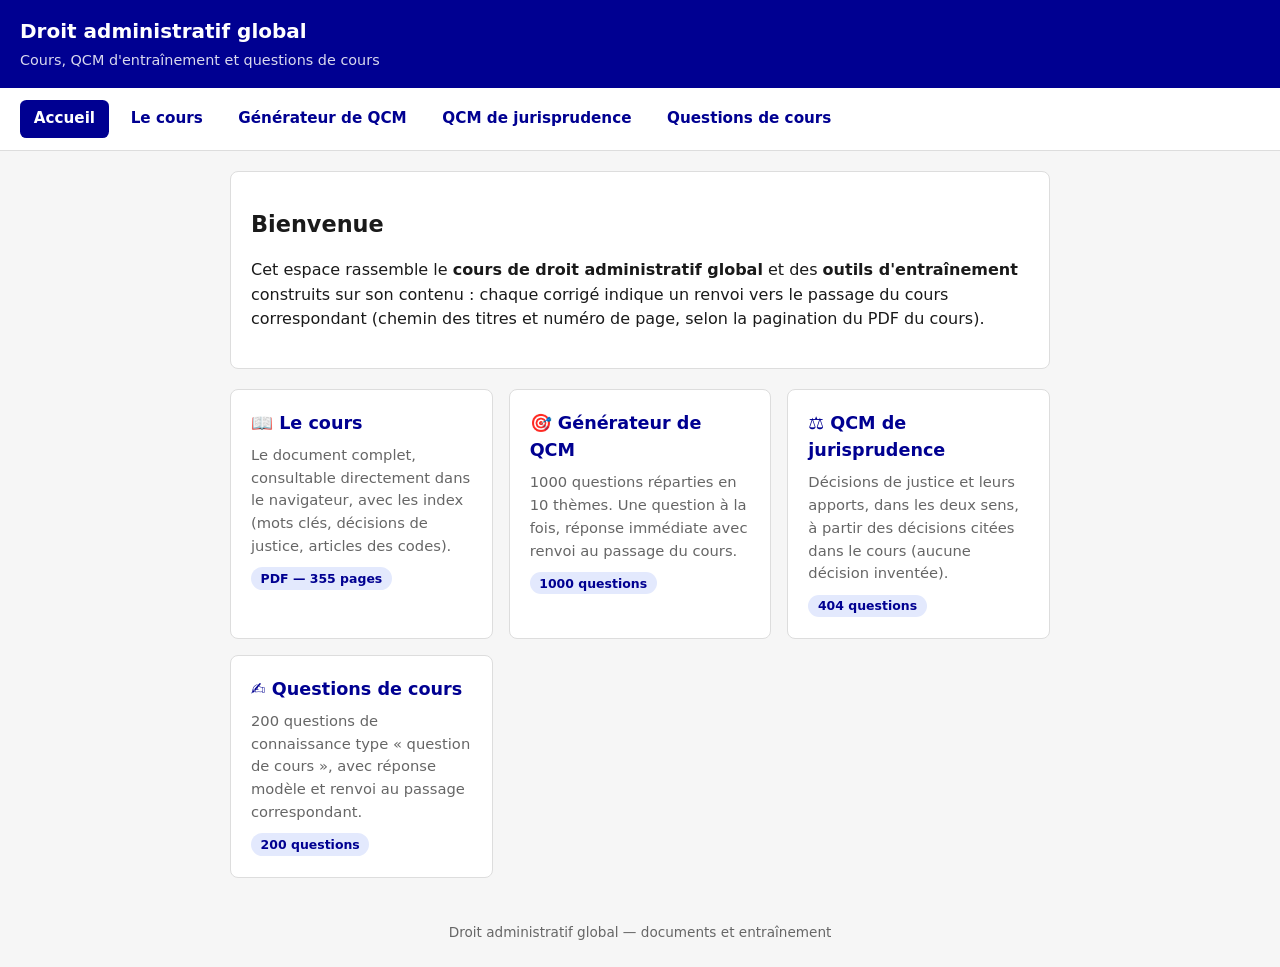
<file: index.html>
<!DOCTYPE html>
<html lang="fr">
<head>
<meta charset="UTF-8">
<meta name="viewport" content="width=device-width, initial-scale=1.0">
<title>Droit administratif global — Cours et QCM</title>
<link rel="stylesheet" href="style.css">
</head>
<body>
<header>
  <p class="titre">Droit administratif global</p>
  <p class="sous-titre">Cours, QCM d'entraînement et questions de cours</p>
</header>
<nav>
  <a href="index.html" class="actif">Accueil</a>
  <a href="cours.html">Le cours</a>
  <a href="qcm.html">Générateur de QCM</a>
  <a href="jurisprudence.html">QCM de jurisprudence</a>
  <a href="questions-de-cours.html">Questions de cours</a>
</nav>
<main>
  <div class="carte">
    <h1>Bienvenue</h1>
    <p>Cet espace rassemble le <strong>cours de droit administratif global</strong> et des
    <strong>outils d'entraînement</strong> construits sur son contenu : chaque corrigé indique un
    renvoi vers le passage du cours correspondant (chemin des titres et numéro de page, selon la
    pagination du PDF du cours).</p>
  </div>
  <div class="accueil-cartes">
    <a class="accueil-carte" href="cours.html">
      <h2>📖 Le cours</h2>
      <p>Le document complet, consultable directement dans le navigateur, avec les index
      (mots clés, décisions de justice, articles des codes).</p>
      <span class="badge">PDF — 355 pages</span>
    </a>
    <a class="accueil-carte" href="qcm.html">
      <h2>🎯 Générateur de QCM</h2>
      <p>1000 questions réparties en 10 thèmes. Une question à la fois, réponse immédiate avec
      renvoi au passage du cours.</p>
      <span class="badge">1000 questions</span>
    </a>
    <a class="accueil-carte" href="jurisprudence.html">
      <h2>⚖️ QCM de jurisprudence</h2>
      <p>Décisions de justice et leurs apports, dans les deux sens, à partir des décisions citées
      dans le cours (aucune décision inventée).</p>
      <span class="badge">404 questions</span>
    </a>
    <a class="accueil-carte" href="questions-de-cours.html">
      <h2>✍️ Questions de cours</h2>
      <p>200 questions de connaissance type « question de cours », avec réponse modèle et renvoi
      au passage correspondant.</p>
      <span class="badge">200 questions</span>
    </a>
  </div>
</main>
<div class="pied">Droit administratif global — documents et entraînement</div>
</body>
</html>
</file>
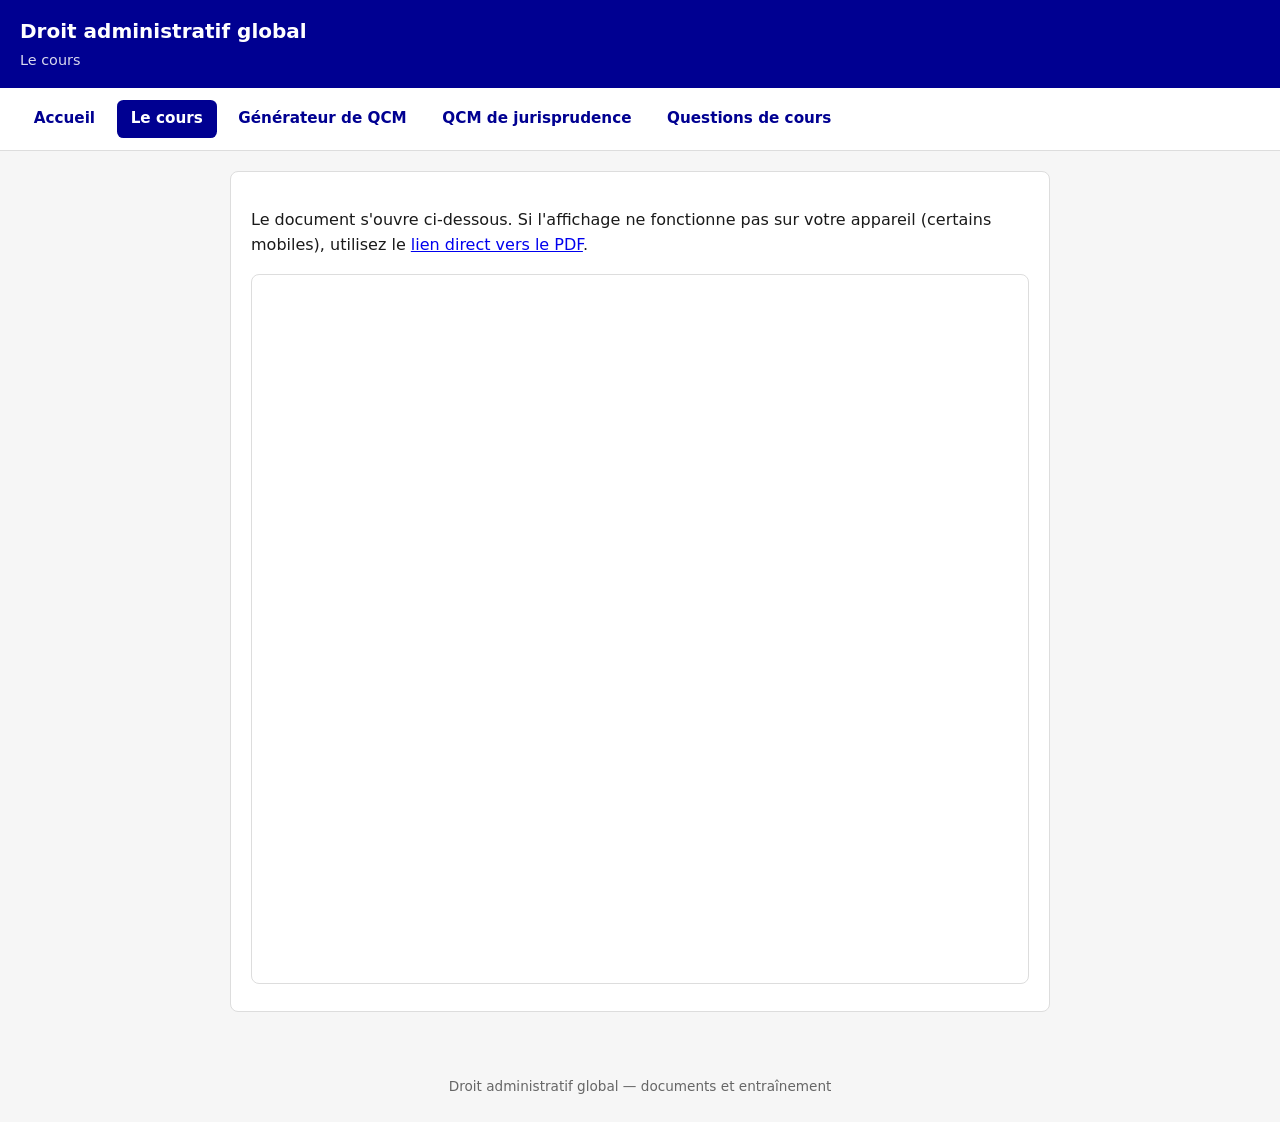
<file: cours.html>
<!DOCTYPE html>
<html lang="fr">
<head>
<meta charset="UTF-8">
<meta name="viewport" content="width=device-width, initial-scale=1.0">
<title>Le cours — Droit administratif global</title>
<link rel="stylesheet" href="style.css">
</head>
<body>
<header>
  <p class="titre">Droit administratif global</p>
  <p class="sous-titre">Le cours</p>
</header>
<nav>
  <a href="index.html">Accueil</a>
  <a href="cours.html" class="actif">Le cours</a>
  <a href="qcm.html">Générateur de QCM</a>
  <a href="jurisprudence.html">QCM de jurisprudence</a>
  <a href="questions-de-cours.html">Questions de cours</a>
</nav>
<main>
  <div class="carte">
    <p>Le document s'ouvre ci-dessous. Si l'affichage ne fonctionne pas sur votre appareil
    (certains mobiles), utilisez le <a href="Droit%20administratif%20global%20(avec%20index).pdf"
    target="_blank">lien direct vers le PDF</a>.</p>
    <iframe class="cadre-pdf" src="Droit%20administratif%20global%20(avec%20index).pdf#view=FitH"
            title="Droit administratif global"></iframe>
  </div>
</main>
<div class="pied">Droit administratif global — documents et entraînement</div>
</body>
</html>
</file>
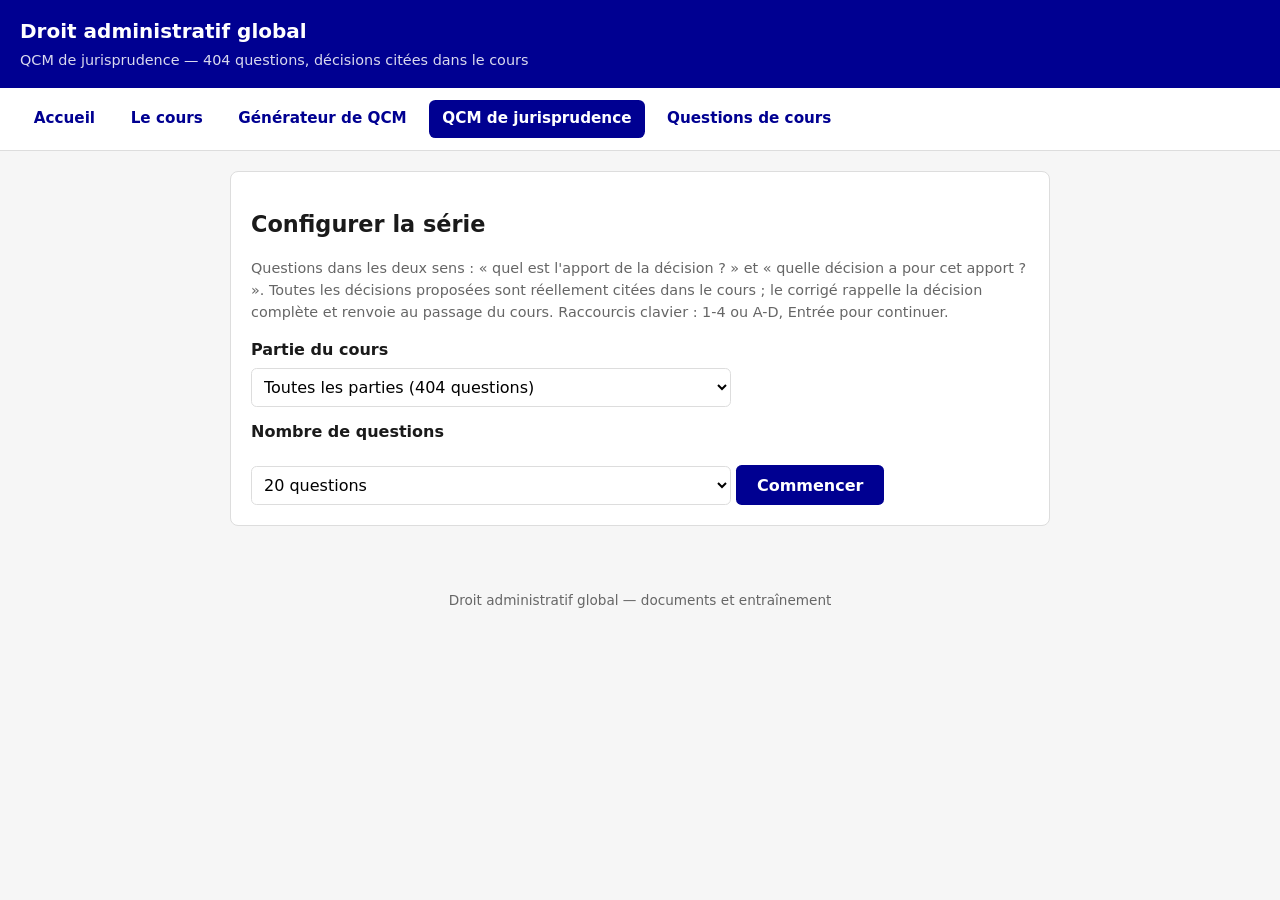
<file: jurisprudence.html>
<!DOCTYPE html>
<html lang="fr">
<head>
<meta charset="UTF-8">
<meta name="viewport" content="width=device-width, initial-scale=1.0">
<title>QCM de jurisprudence — Droit administratif global</title>
<link rel="stylesheet" href="style.css">
</head>
<body>
<header>
  <p class="titre">Droit administratif global</p>
  <p class="sous-titre">QCM de jurisprudence — 404 questions, décisions citées dans le cours</p>
</header>
<nav>
  <a href="index.html">Accueil</a>
  <a href="cours.html">Le cours</a>
  <a href="qcm.html">Générateur de QCM</a>
  <a href="jurisprudence.html" class="actif">QCM de jurisprudence</a>
  <a href="questions-de-cours.html">Questions de cours</a>
</nav>
<main>
  <div id="ecran-accueil" class="carte">
    <h1>Configurer la série</h1>
    <p class="muet">Questions dans les deux sens : « quel est l'apport de la décision ? » et
    « quelle décision a pour cet apport ? ». Toutes les décisions proposées sont réellement
    citées dans le cours ; le corrigé rappelle la décision complète et renvoie au passage du
    cours. Raccourcis clavier : 1-4 ou A-D, Entrée pour continuer.</p>
    <label for="theme">Partie du cours</label>
    <select id="theme">
      <option value="all">Toutes les parties (404 questions)</option>
    </select>
    <label for="longueur">Nombre de questions</label>
    <select id="longueur"></select>
    <button id="lancer" class="btn">Commencer</button>
    <div id="records"></div>
  </div>

  <div id="ecran-question" class="carte zone-question" style="display:none">
    <div class="barre-progression"><div id="progression"></div></div>
    <p class="question-num" id="num"></p>
    <p class="question-texte" id="texte"></p>
    <div class="options" id="options"></div>
    <p class="verdict" id="verdict"></p>
    <div id="renvoi"></div>
    <button id="suivant" class="btn" style="display:none">Question suivante</button>
  </div>

  <div id="ecran-fin" class="carte score-final" style="display:none">
    <h1>Série terminée</h1>
    <p class="gros" id="score"></p>
    <p id="phrase-score"></p>
    <p class="muet" id="record"></p>
    <button id="rejouer" class="btn">Nouvelle série</button>
  </div>
</main>
<div class="pied">Droit administratif global — documents et entraînement</div>
<script>window.QUIZ_DATASET = "juris"; window.QUIZ_FILE = "data/juris.json";</script>
<script src="quiz.js"></script>
</body>
</html>
</file>
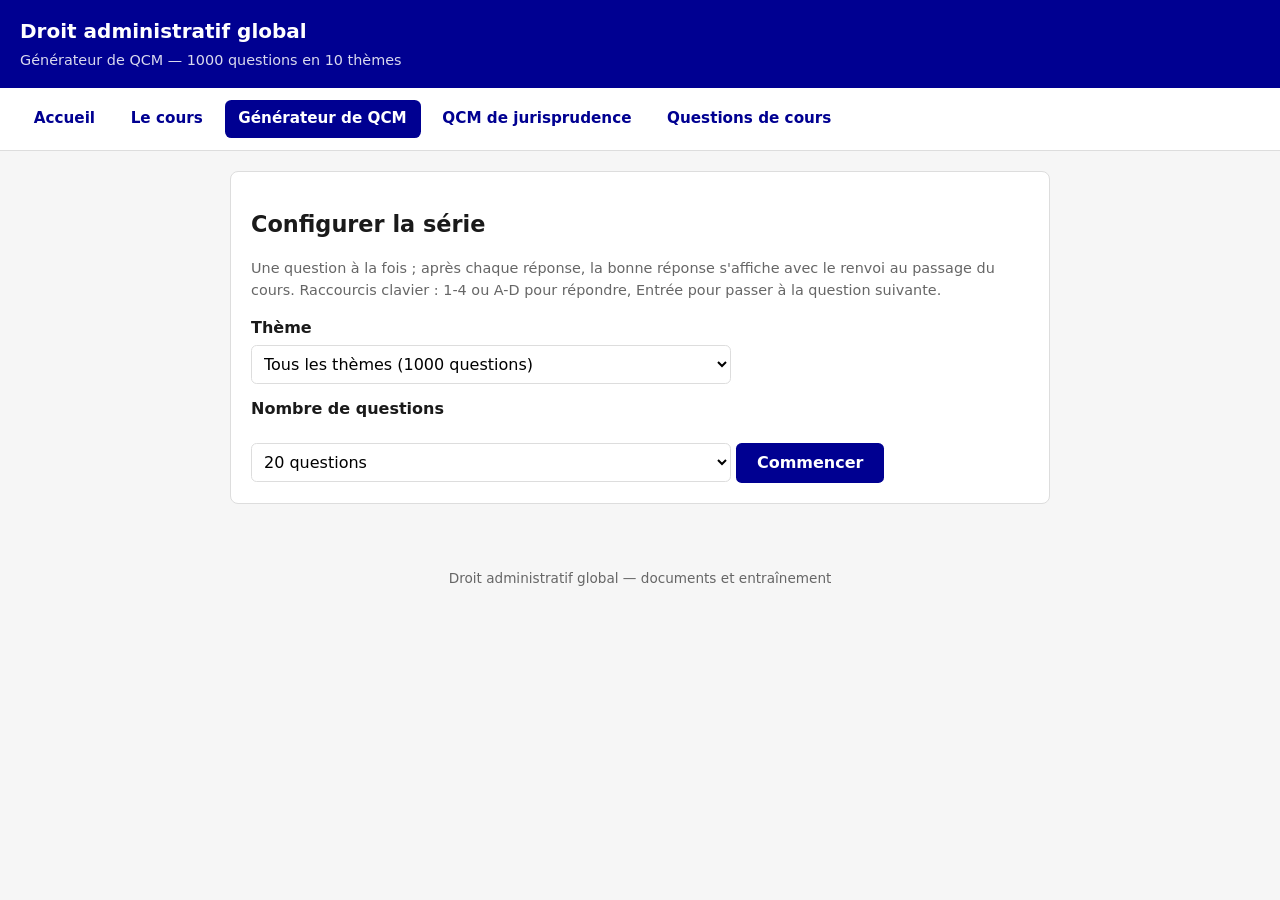
<file: qcm.html>
<!DOCTYPE html>
<html lang="fr">
<head>
<meta charset="UTF-8">
<meta name="viewport" content="width=device-width, initial-scale=1.0">
<title>Générateur de QCM — Droit administratif global</title>
<link rel="stylesheet" href="style.css">
</head>
<body>
<header>
  <p class="titre">Droit administratif global</p>
  <p class="sous-titre">Générateur de QCM — 1000 questions en 10 thèmes</p>
</header>
<nav>
  <a href="index.html">Accueil</a>
  <a href="cours.html">Le cours</a>
  <a href="qcm.html" class="actif">Générateur de QCM</a>
  <a href="jurisprudence.html">QCM de jurisprudence</a>
  <a href="questions-de-cours.html">Questions de cours</a>
</nav>
<main>
  <div id="ecran-accueil" class="carte">
    <h1>Configurer la série</h1>
    <p class="muet">Une question à la fois ; après chaque réponse, la bonne réponse s'affiche
    avec le renvoi au passage du cours. Raccourcis clavier : 1-4 ou A-D pour répondre,
    Entrée pour passer à la question suivante.</p>
    <label for="theme">Thème</label>
    <select id="theme">
      <option value="all">Tous les thèmes (1000 questions)</option>
    </select>
    <label for="longueur">Nombre de questions</label>
    <select id="longueur"></select>
    <button id="lancer" class="btn">Commencer</button>
    <div id="records"></div>
  </div>

  <div id="ecran-question" class="carte zone-question" style="display:none">
    <div class="barre-progression"><div id="progression"></div></div>
    <p class="question-num" id="num"></p>
    <p class="question-texte" id="texte"></p>
    <div class="options" id="options"></div>
    <p class="verdict" id="verdict"></p>
    <div id="renvoi"></div>
    <button id="suivant" class="btn" style="display:none">Question suivante</button>
  </div>

  <div id="ecran-fin" class="carte score-final" style="display:none">
    <h1>Série terminée</h1>
    <p class="gros" id="score"></p>
    <p id="phrase-score"></p>
    <p class="muet" id="record"></p>
    <button id="rejouer" class="btn">Nouvelle série</button>
  </div>
</main>
<div class="pied">Droit administratif global — documents et entraînement</div>
<script>window.QUIZ_DATASET = "qcm"; window.QUIZ_FILE = "data/qcm.json";</script>
<script src="quiz.js"></script>
</body>
</html>
</file>
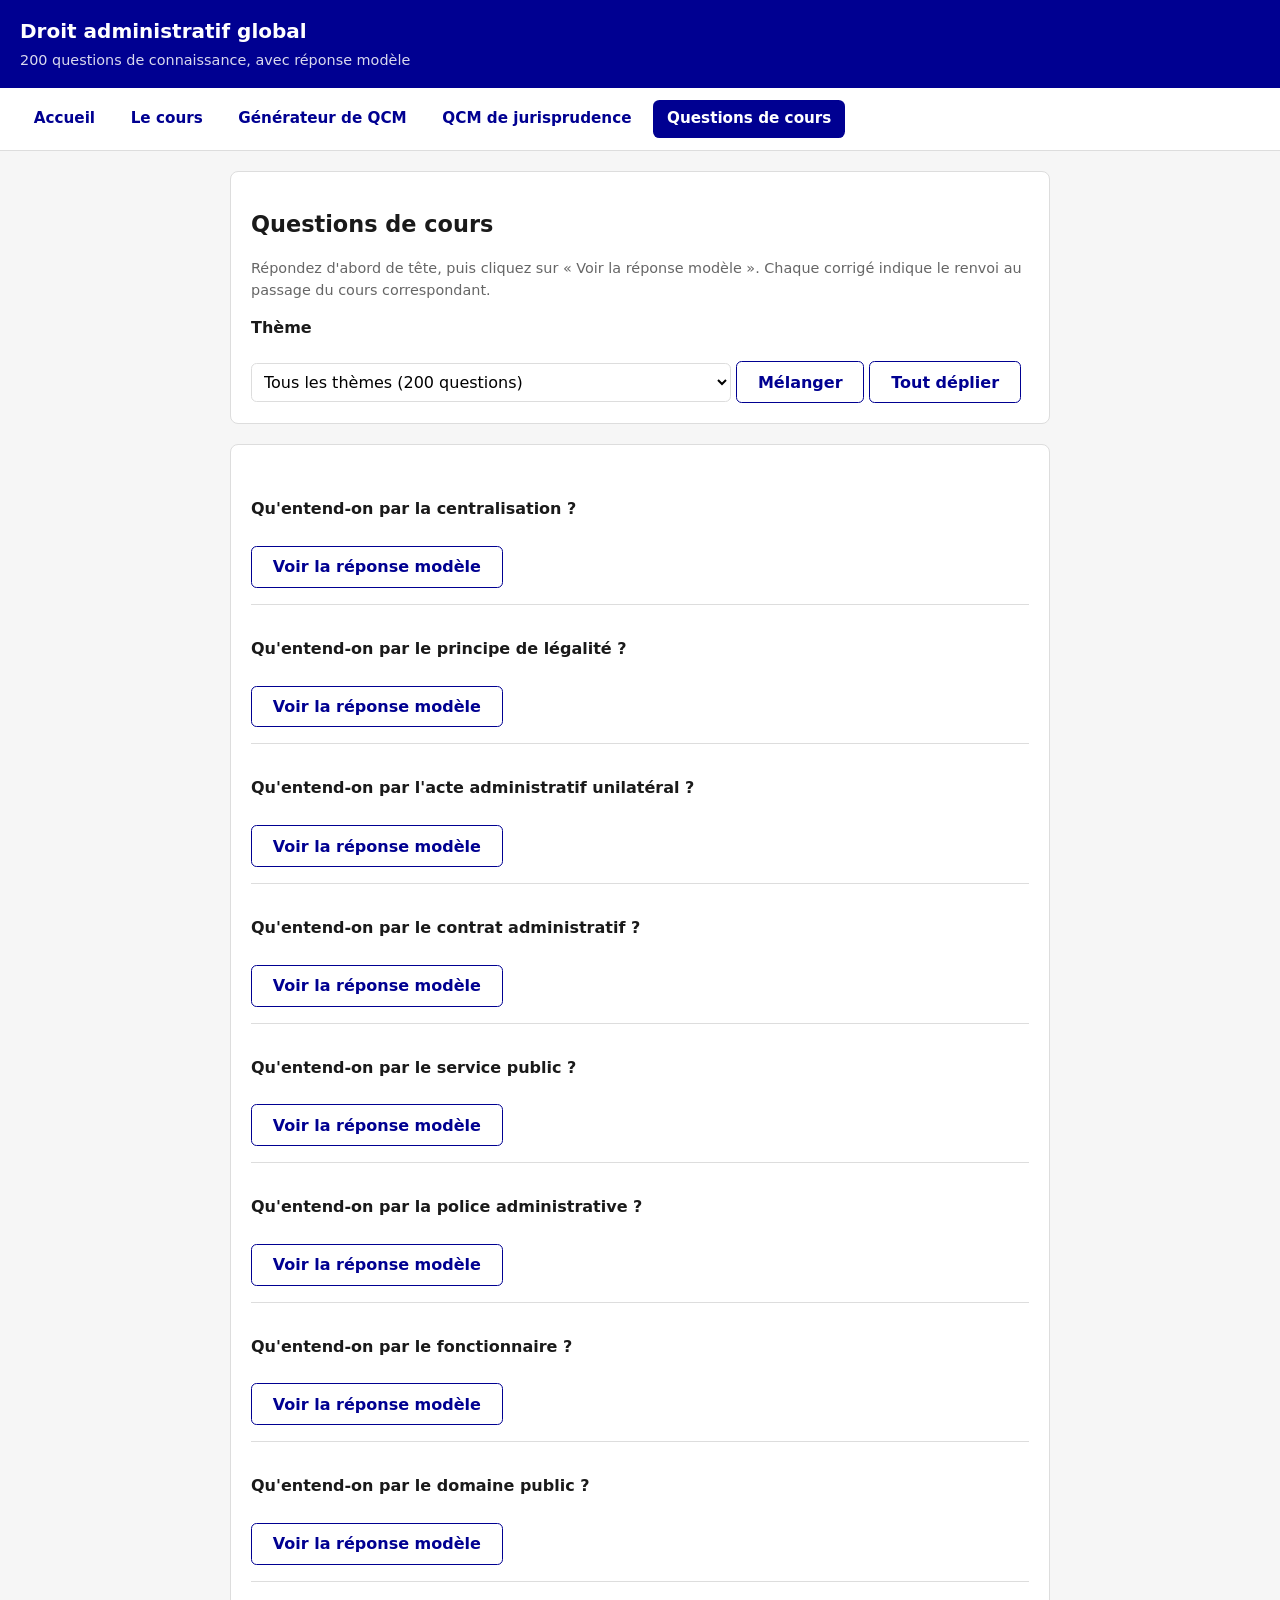
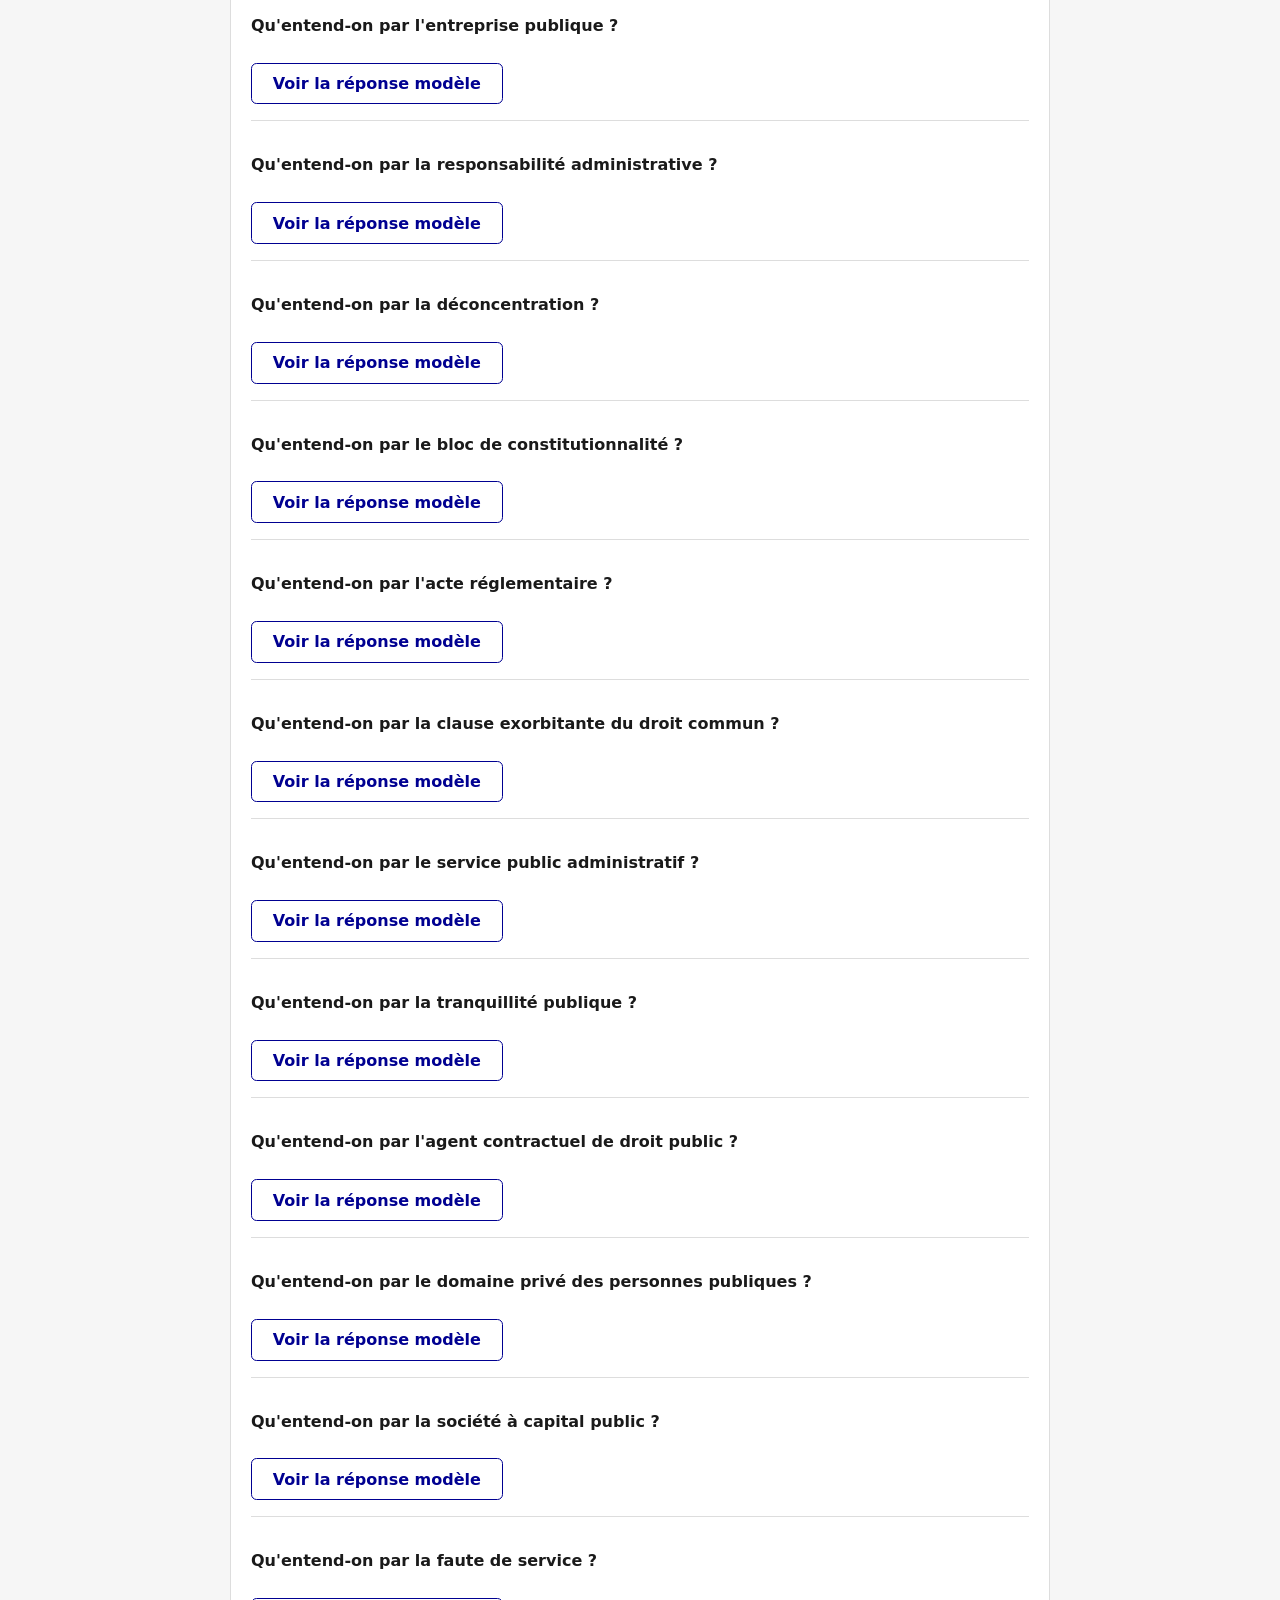
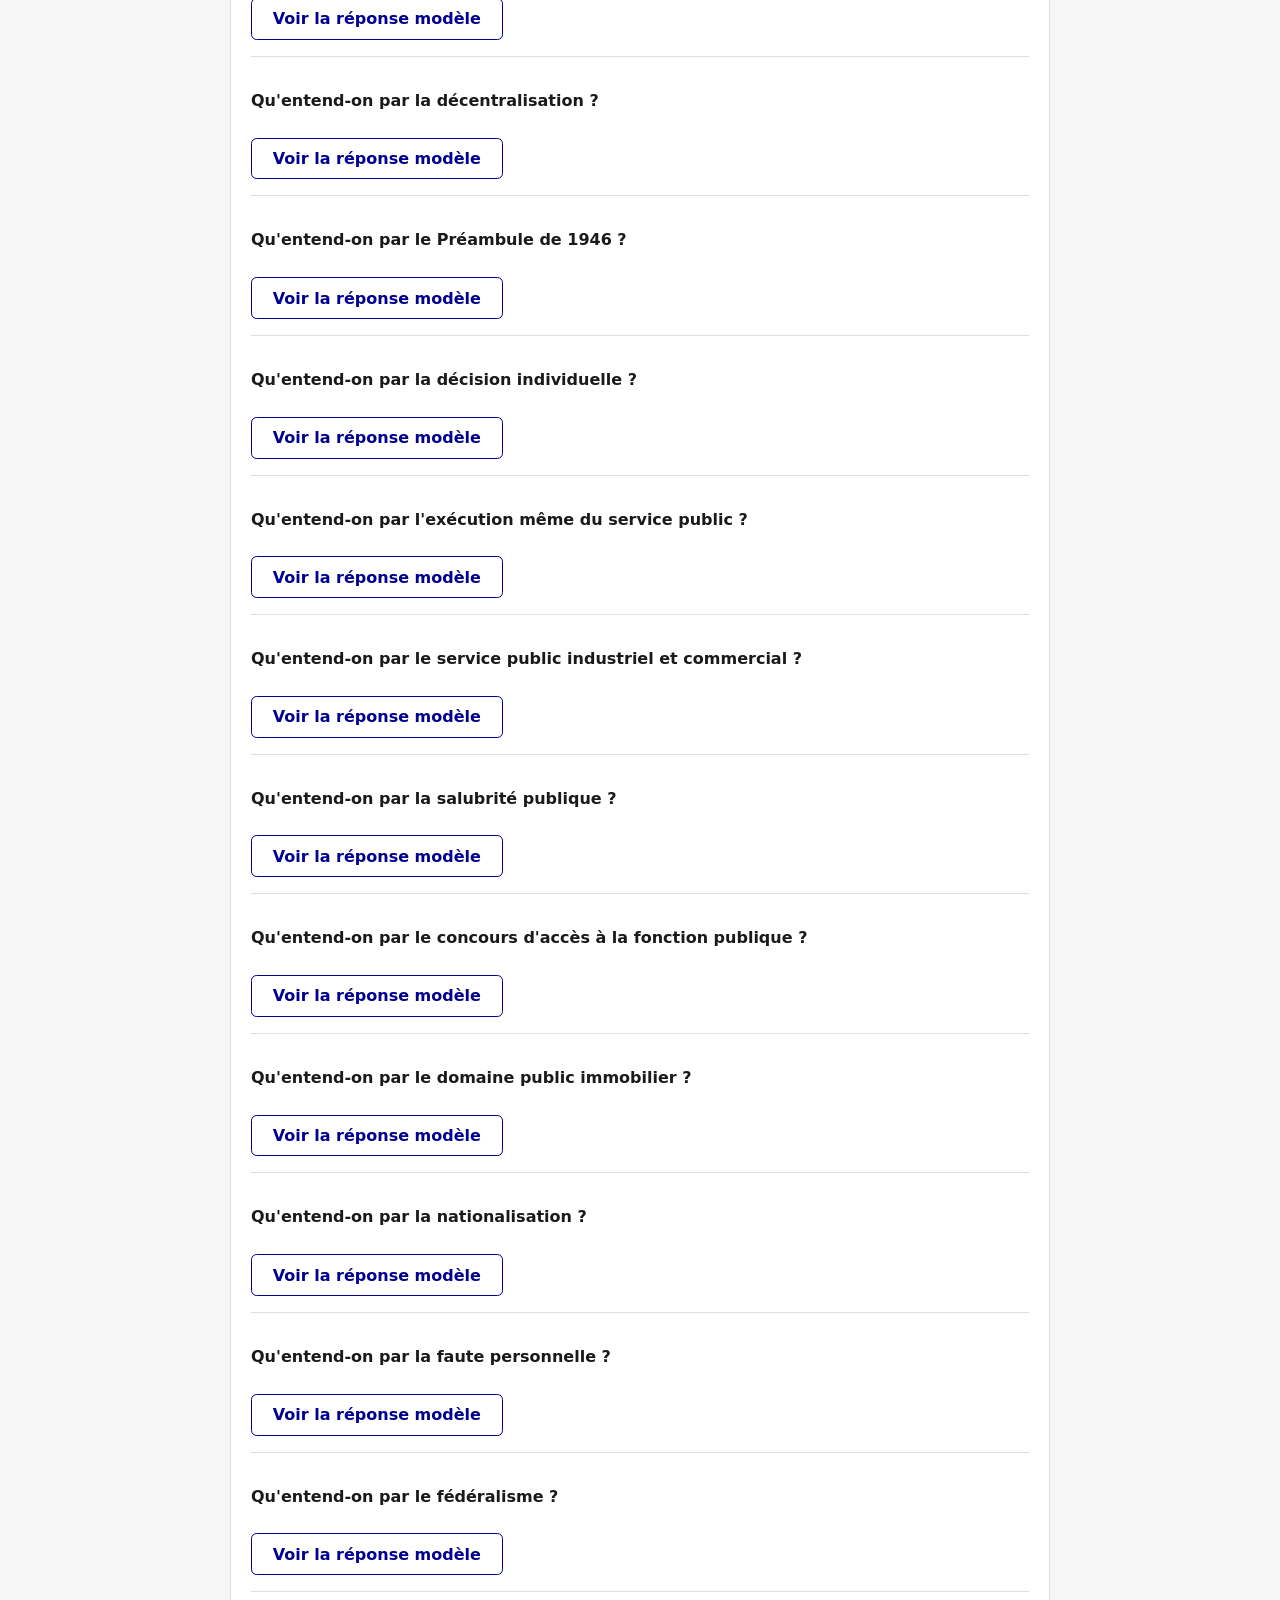
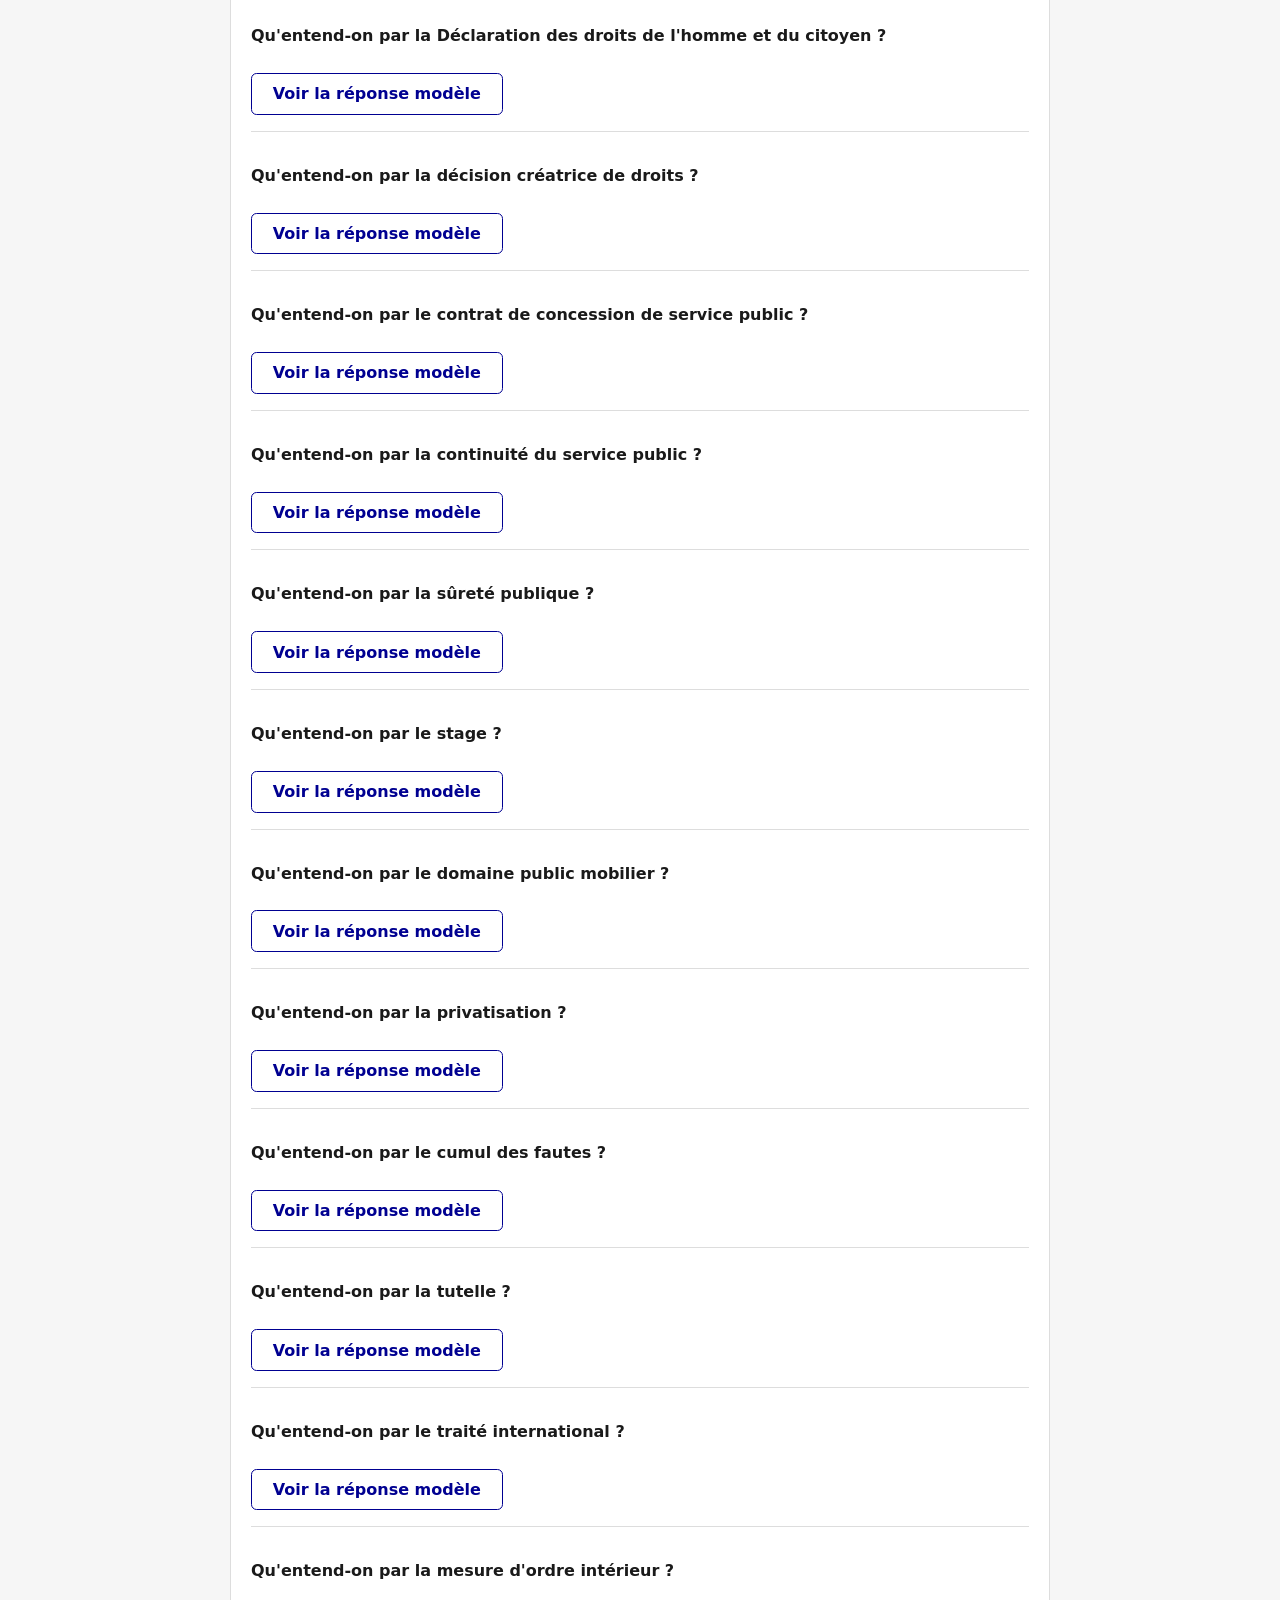
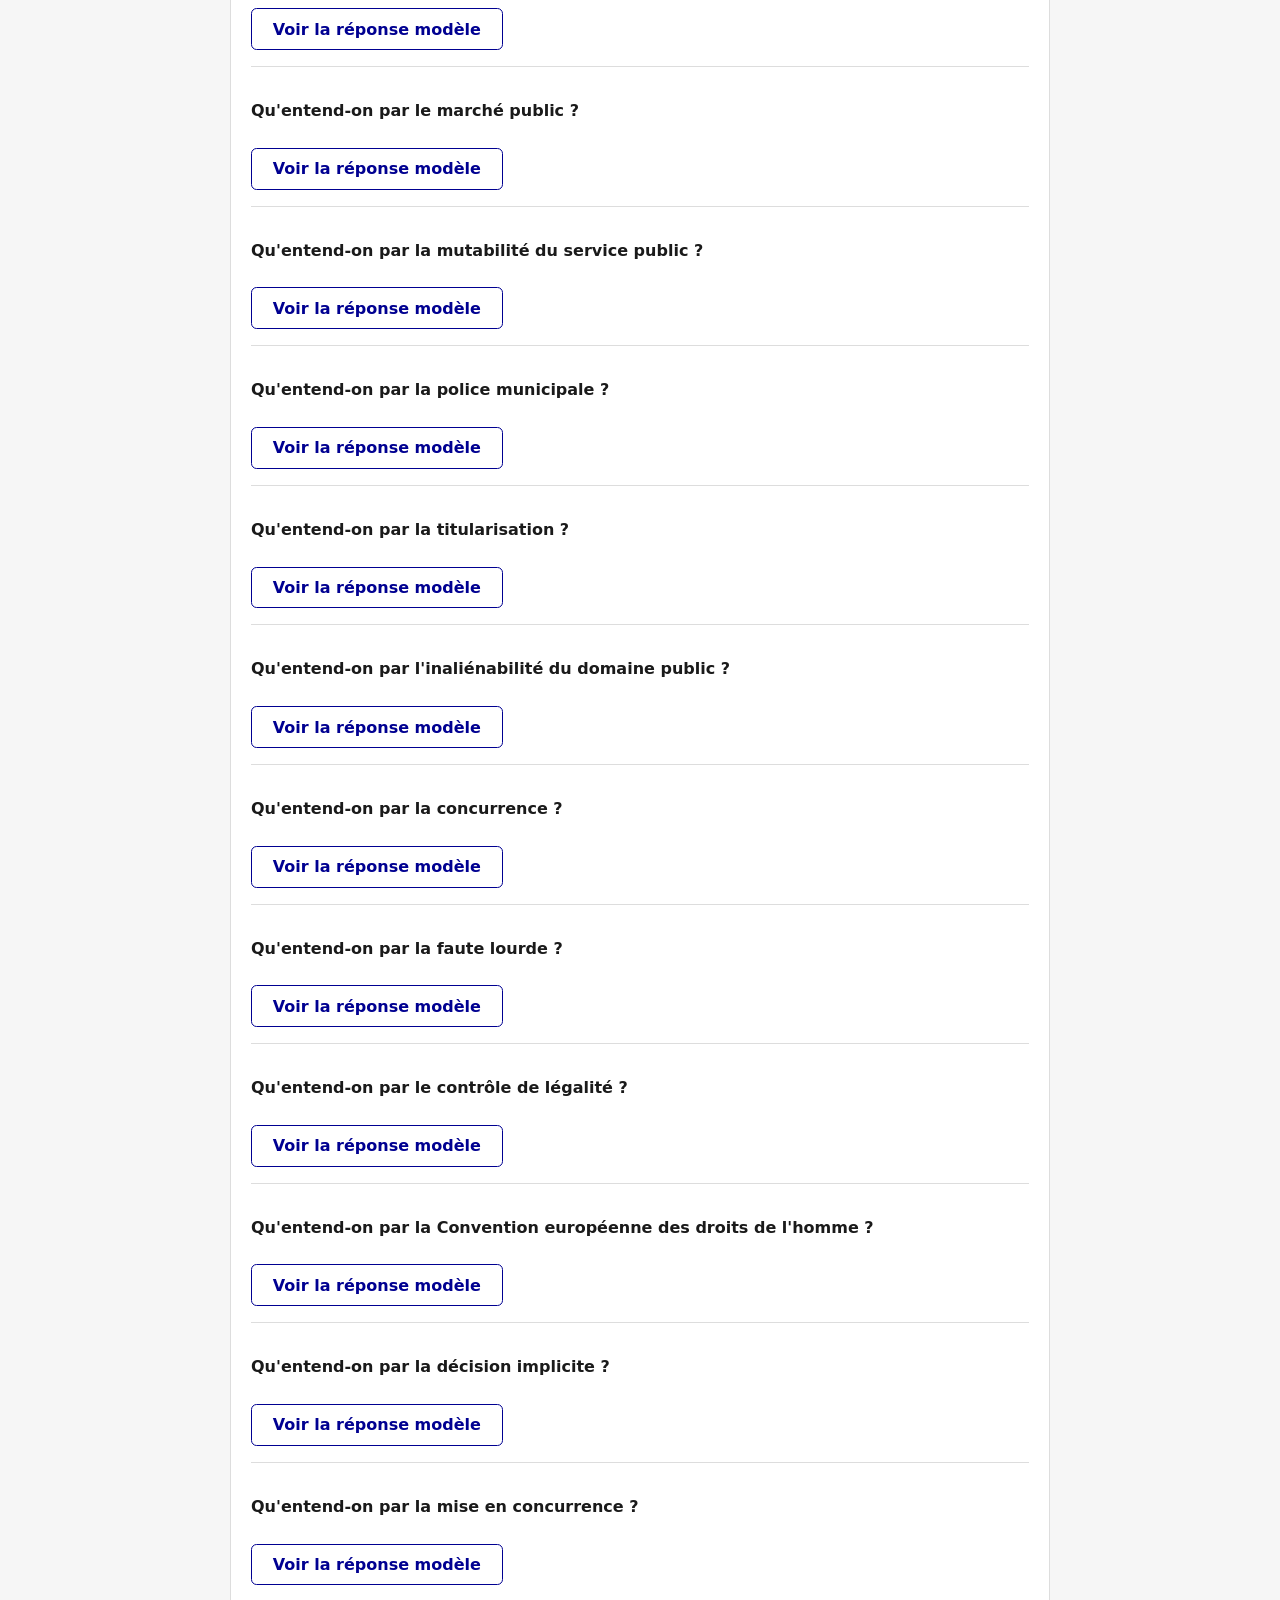
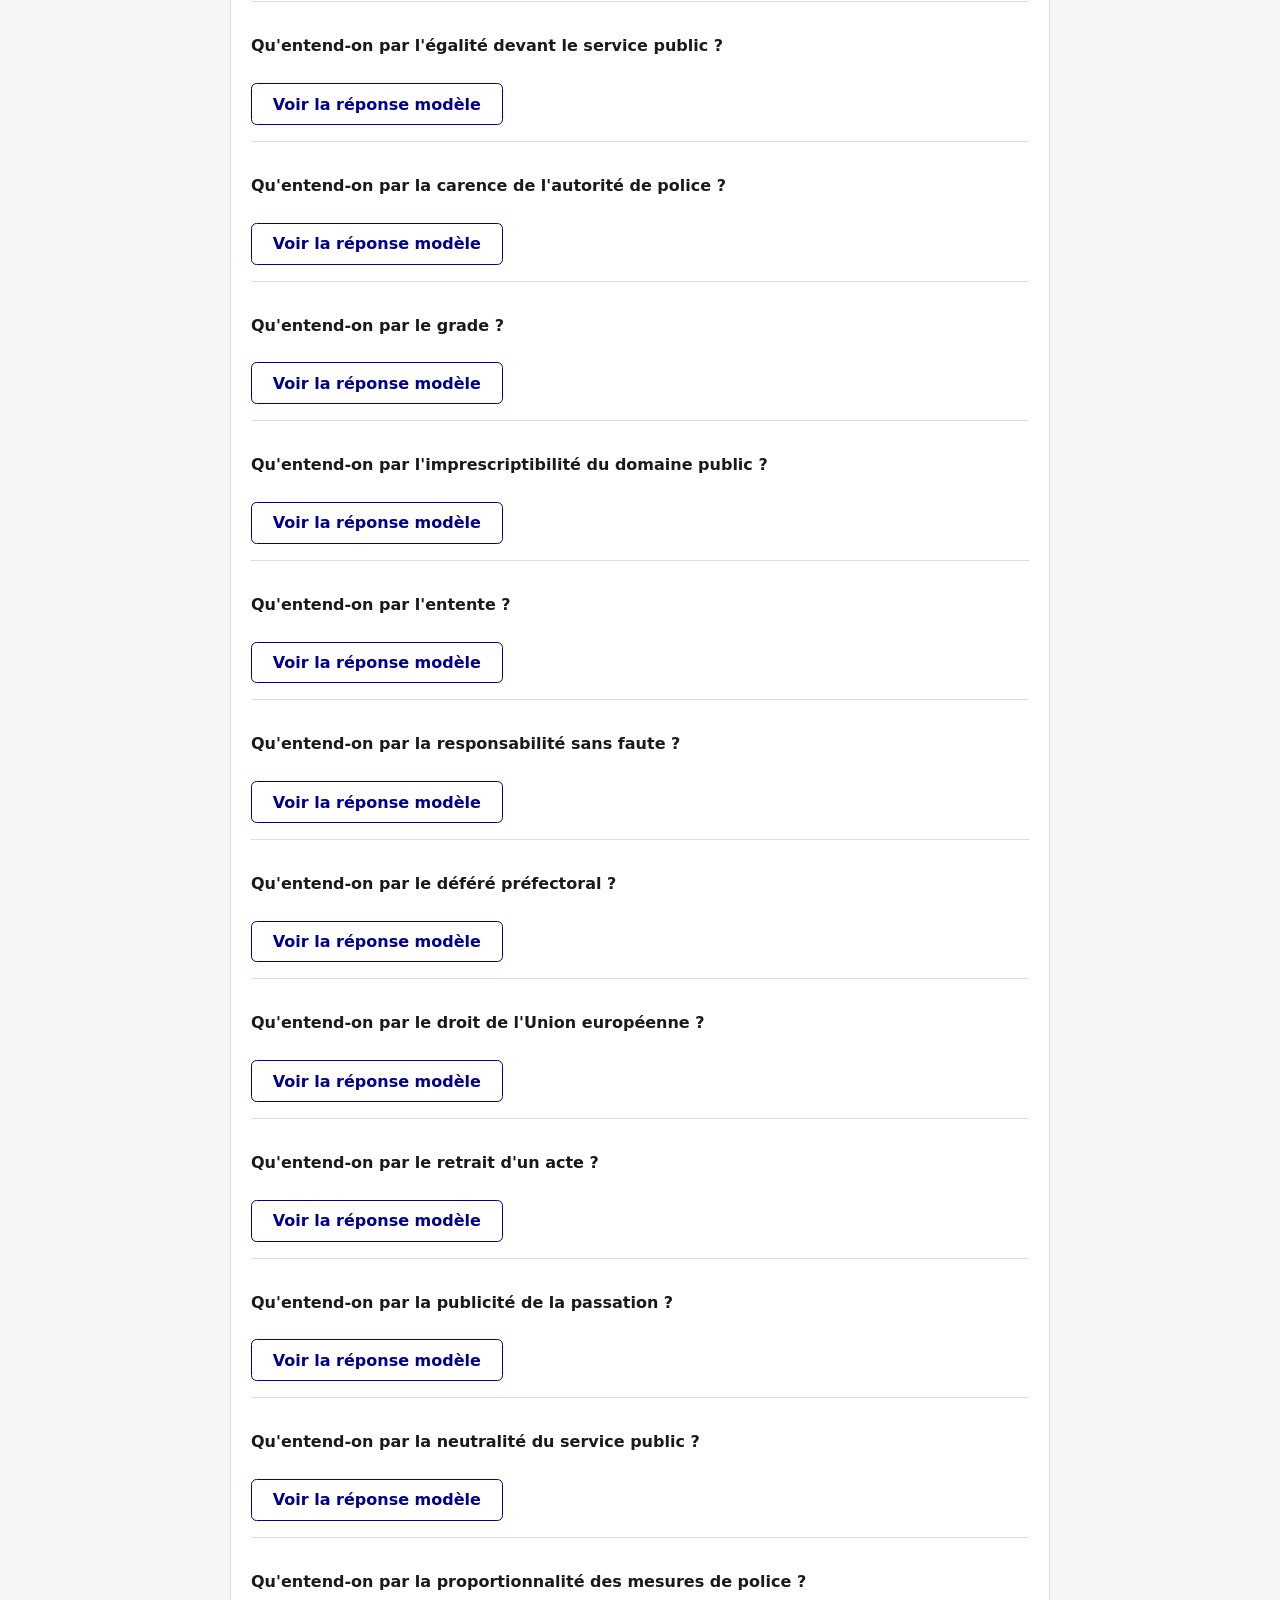
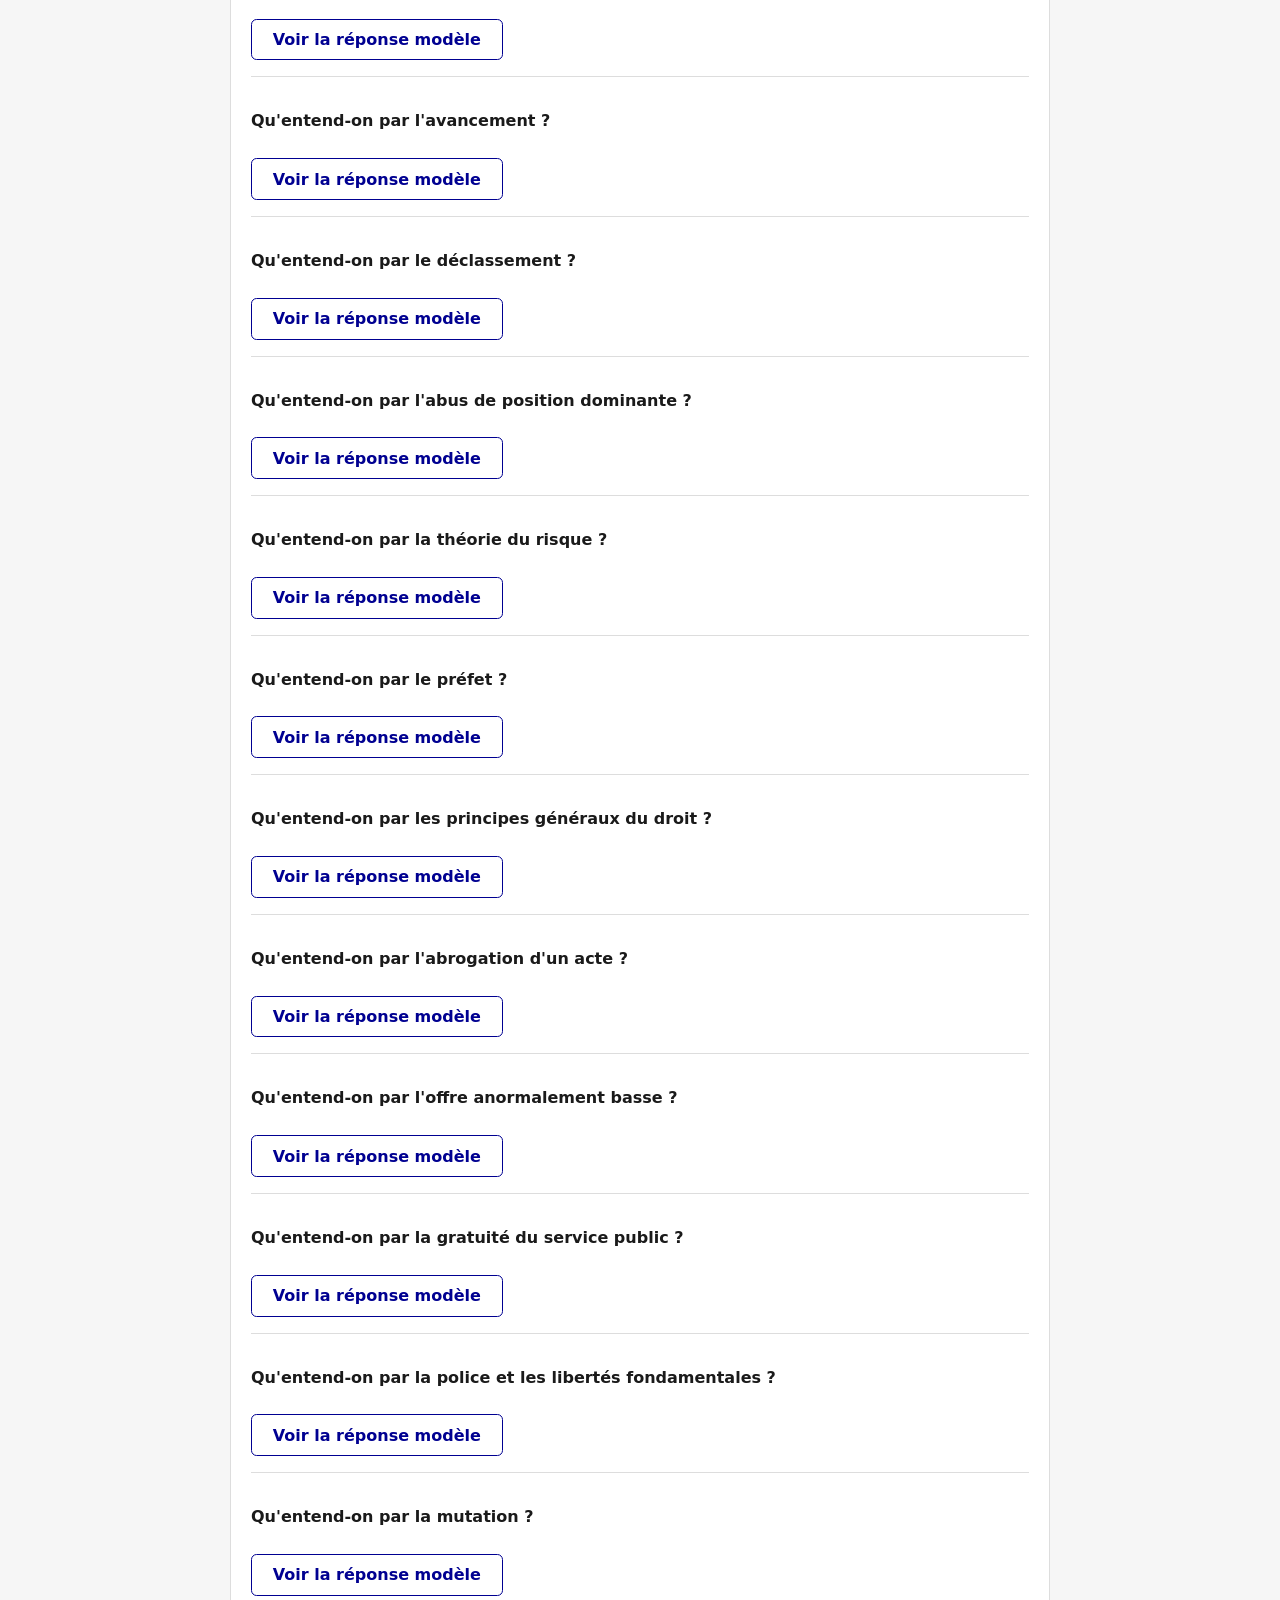
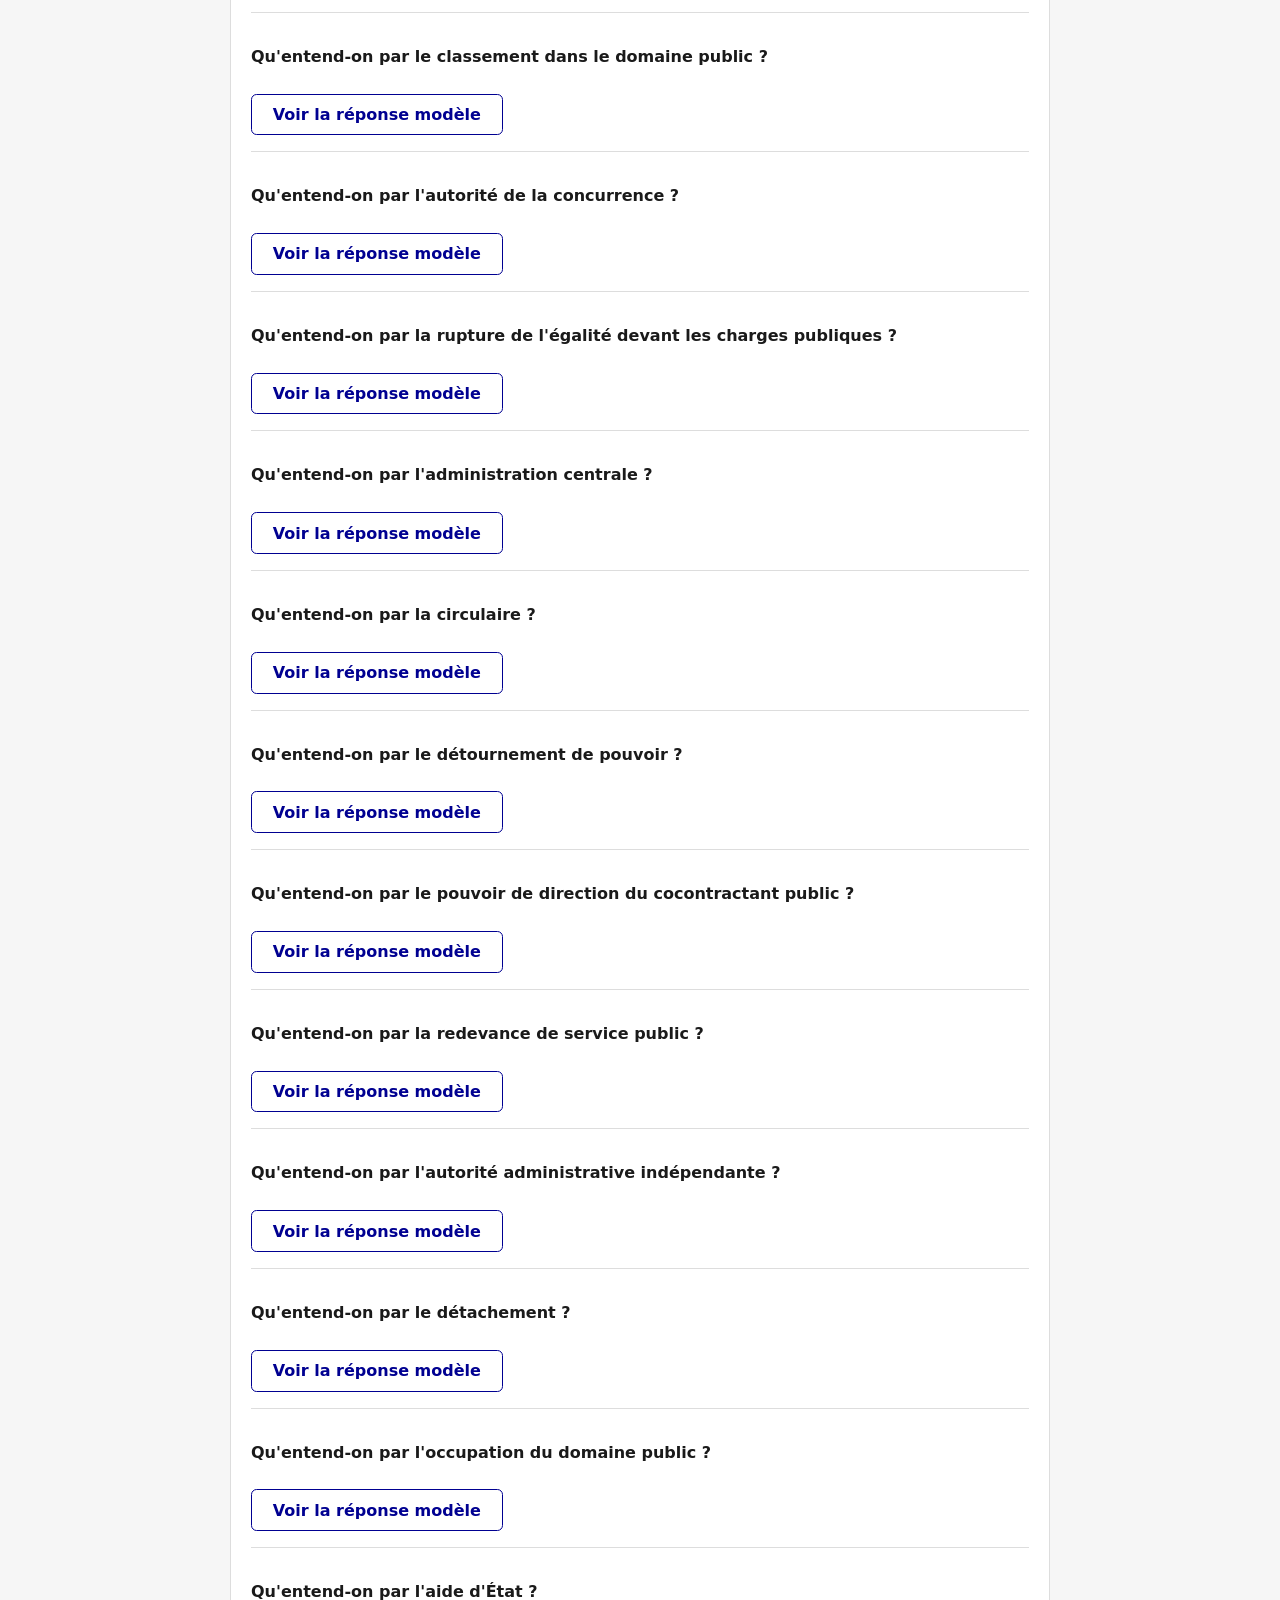
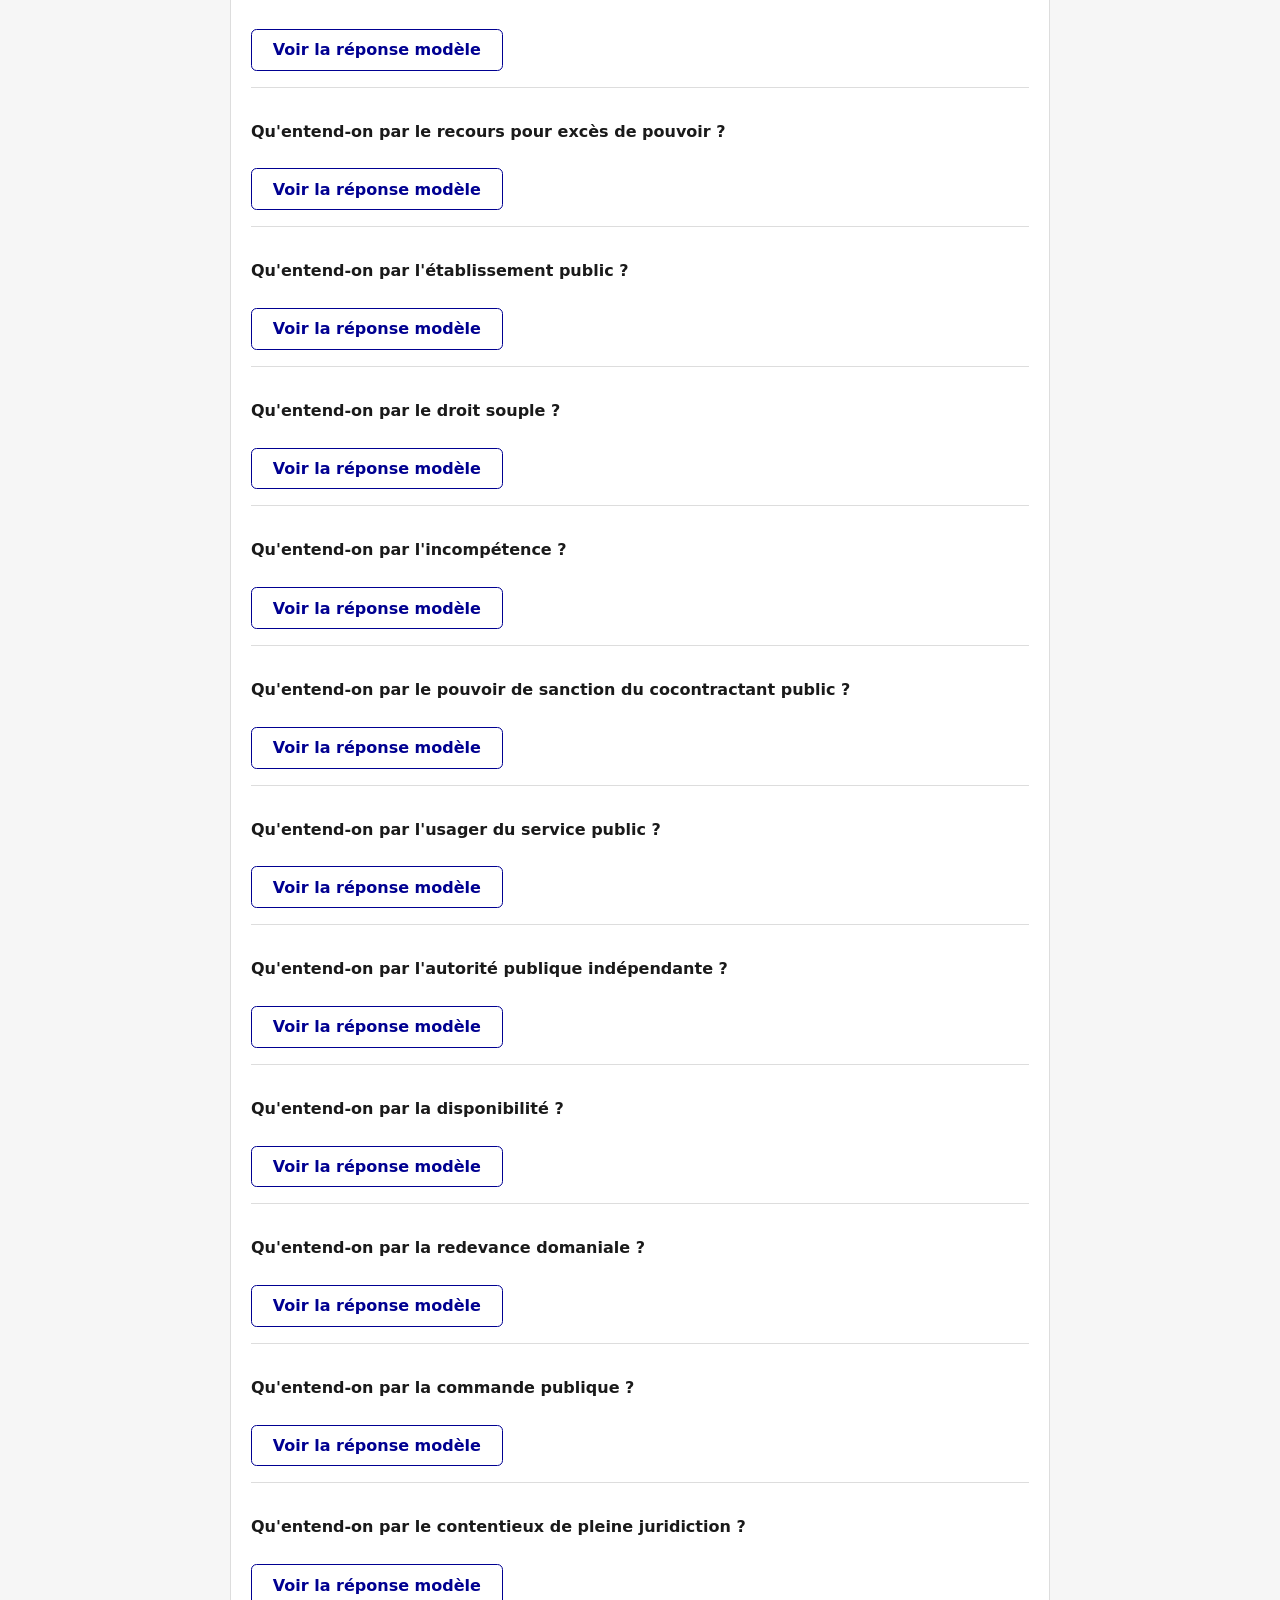
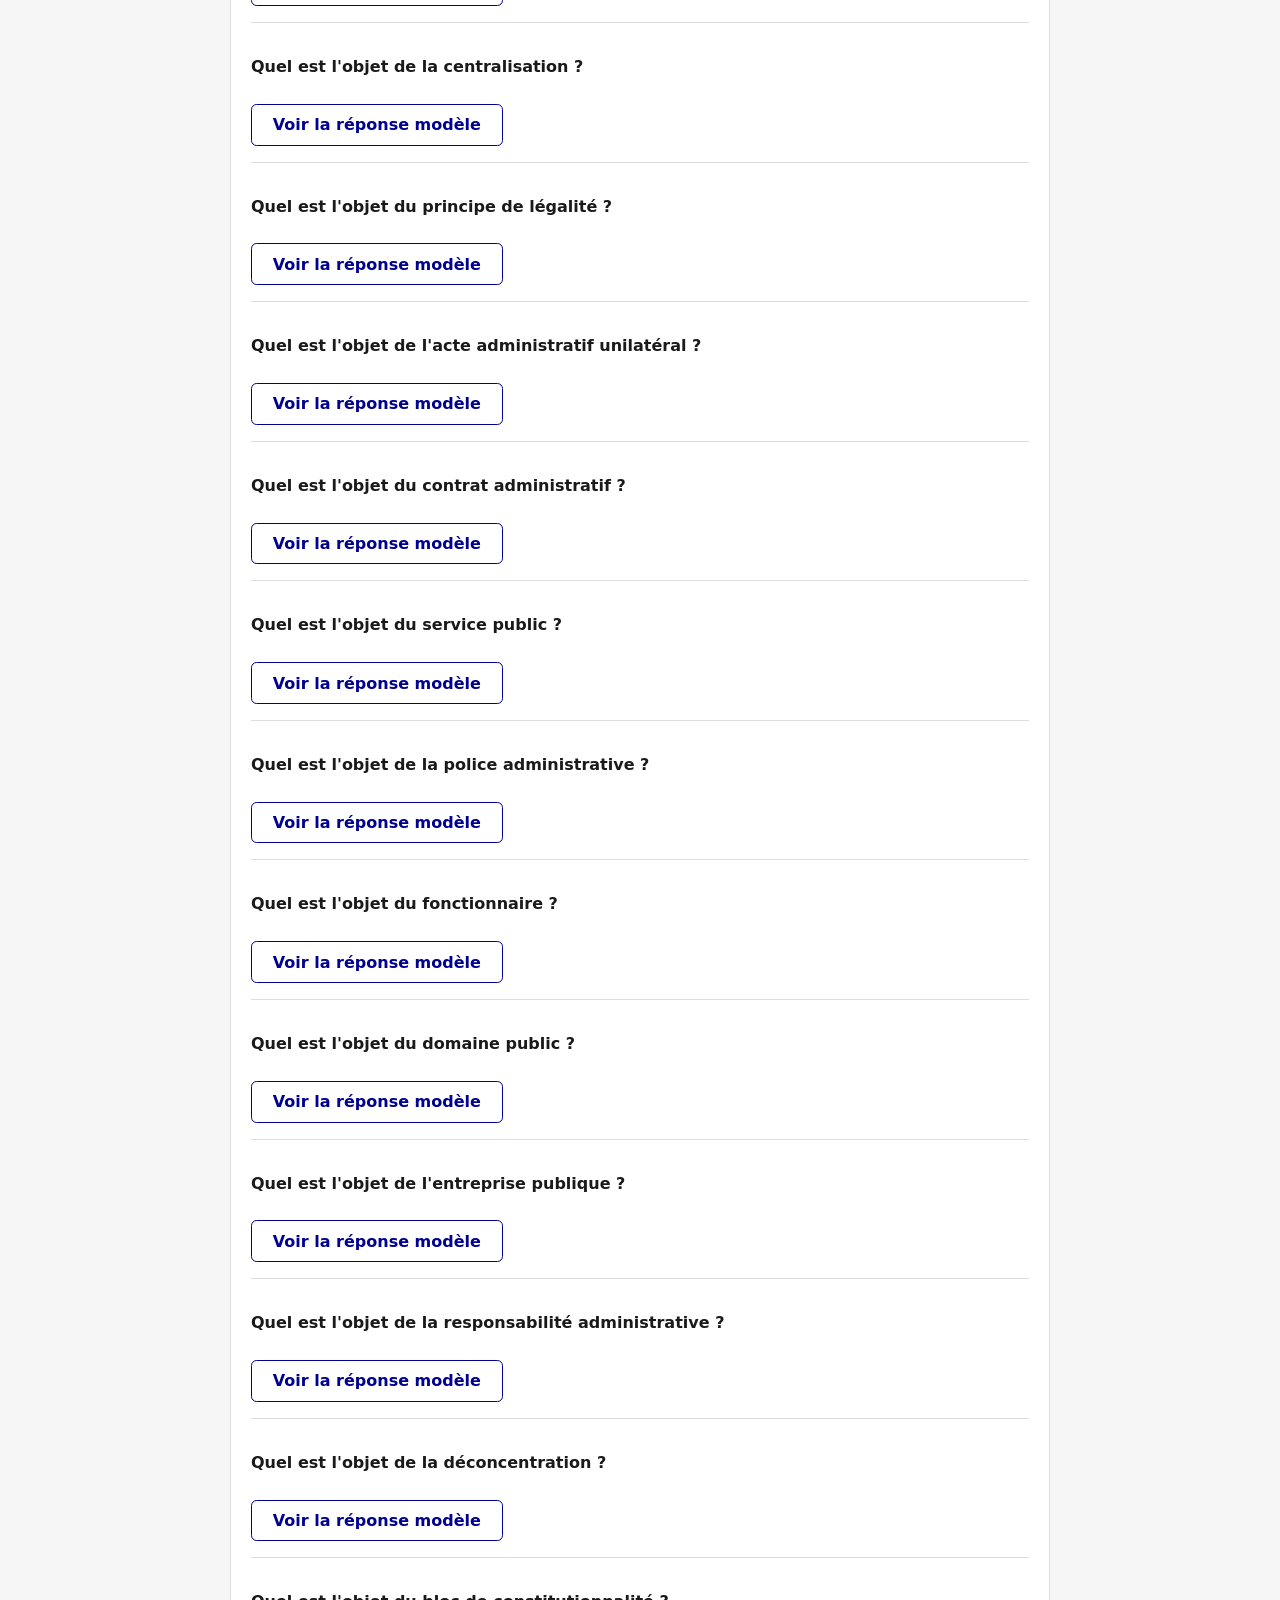
<file: questions-de-cours.html>
<!DOCTYPE html>
<html lang="fr">
<head>
<meta charset="UTF-8">
<meta name="viewport" content="width=device-width, initial-scale=1.0">
<title>Questions de cours — Droit administratif global</title>
<link rel="stylesheet" href="style.css">
</head>
<body>
<header>
  <p class="titre">Droit administratif global</p>
  <p class="sous-titre">200 questions de connaissance, avec réponse modèle</p>
</header>
<nav>
  <a href="index.html">Accueil</a>
  <a href="cours.html">Le cours</a>
  <a href="qcm.html">Générateur de QCM</a>
  <a href="jurisprudence.html">QCM de jurisprudence</a>
  <a href="questions-de-cours.html" class="actif">Questions de cours</a>
</nav>
<main>
  <div class="carte">
    <h1>Questions de cours</h1>
    <p class="muet">Répondez d'abord de tête, puis cliquez sur « Voir la réponse modèle ». Chaque
    corrigé indique le renvoi au passage du cours correspondant.</p>
    <label for="theme">Thème</label>
    <select id="theme">
      <option value="all">Tous les thèmes (200 questions)</option>
    </select>
    <button id="melanger" class="btn secondaire">Mélanger</button>
    <button id="tout" class="btn secondaire">Tout déplier</button>
  </div>
  <div id="liste"></div>
</main>
<div class="pied">Droit administratif global — documents et entraînement</div>
<script src="questions-de-cours.js"></script>
</body>
</html>
</file>
<file: style.css>
:root {
  --bleu: #000091;
  --bleu-clair: #e3e9fd;
  --rouge: #c9191e;
  --vert: #18753c;
  --vert-clair: #b8fec9;
  --gris: #666666;
  --fond: #f6f6f6;
  --carte: #ffffff;
  --bord: #dddddd;
}
* { box-sizing: border-box; }
body {
  margin: 0;
  font-family: "Marianne", "Segoe UI", system-ui, -apple-system, sans-serif;
  background: var(--fond);
  color: #1a1a1a;
  line-height: 1.55;
}
header {
  background: var(--bleu);
  color: #fff;
  padding: 1rem 1.25rem;
}
header .titre {
  font-size: 1.25rem;
  font-weight: 700;
  margin: 0;
}
header .sous-titre {
  font-size: .9rem;
  opacity: .85;
  margin: .15rem 0 0;
}
nav {
  display: flex;
  flex-wrap: wrap;
  gap: .5rem;
  padding: .75rem 1.25rem;
  background: var(--carte);
  border-bottom: 1px solid var(--bord);
  position: sticky;
  top: 0;
  z-index: 10;
}
nav a {
  color: var(--bleu);
  text-decoration: none;
  font-weight: 600;
  font-size: .95rem;
  padding: .4rem .8rem;
  border-radius: .4rem;
  border: 1px solid transparent;
}
nav a:hover { background: var(--bleu-clair); }
nav a.actif { background: var(--bleu); color: #fff; }
main {
  max-width: 860px;
  margin: 0 auto;
  padding: 1.25rem;
}
.carte {
  background: var(--carte);
  border: 1px solid var(--bord);
  border-radius: .5rem;
  padding: 1.25rem;
  margin-bottom: 1.25rem;
}
.accueil-cartes {
  display: grid;
  grid-template-columns: repeat(auto-fit, minmax(240px, 1fr));
  gap: 1rem;
}
.accueil-carte {
  display: block;
  background: var(--carte);
  border: 1px solid var(--bord);
  border-radius: .5rem;
  padding: 1.25rem;
  text-decoration: none;
  color: inherit;
  transition: box-shadow .15s;
}
.accueil-carte:hover { box-shadow: 0 2px 12px rgba(0,0,0,.12); }
.accueil-carte h2 { margin: 0 0 .4rem; color: var(--bleu); font-size: 1.1rem; }
.accueil-carte p { margin: 0; color: var(--gris); font-size: .92rem; }
.badge {
  display: inline-block;
  background: var(--bleu-clair);
  color: var(--bleu);
  font-size: .78rem;
  font-weight: 700;
  border-radius: 1rem;
  padding: .1rem .6rem;
  margin-top: .6rem;
}
h1 { font-size: 1.4rem; }
label { font-weight: 600; display: block; margin: .8rem 0 .3rem; }
select, button {
  font-family: inherit;
  font-size: 1rem;
}
select {
  padding: .5rem;
  border: 1px solid var(--bord);
  border-radius: .35rem;
  background: #fff;
  width: 100%;
  max-width: 480px;
}
.btn {
  display: inline-block;
  background: var(--bleu);
  color: #fff;
  border: none;
  border-radius: .35rem;
  padding: .65rem 1.3rem;
  font-weight: 600;
  cursor: pointer;
  margin-top: 1rem;
}
.btn:disabled { opacity: .5; cursor: default; }
.btn.secondaire {
  background: transparent;
  color: var(--bleu);
  border: 1px solid var(--bleu);
}
.zone-question { min-height: 200px; }
.question-num {
  color: var(--gris);
  font-size: .85rem;
  font-weight: 600;
  margin-bottom: .2rem;
}
.question-texte {
  font-size: 1.15rem;
  font-weight: 700;
  margin: 0 0 1rem;
}
.options { display: grid; gap: .6rem; }
.option {
  text-align: left;
  background: #fff;
  border: 1px solid var(--bord);
  border-radius: .4rem;
  padding: .8rem 1rem;
  cursor: pointer;
  font-size: 1rem;
  width: 100%;
}
.option:hover { border-color: var(--bleu); background: var(--bleu-clair); }
.option .lettre { font-weight: 700; color: var(--bleu); margin-right: .4rem; }
.option.bonne {
  border-color: var(--vert);
  background: var(--vert-clair);
}
.option.mauvaise {
  border-color: var(--rouge);
  background: #ffe9e9;
}
.option:disabled { cursor: default; }
.verdict { font-weight: 700; margin-top: 1rem; }
.verdict.ok { color: var(--vert); }
.verdict.ko { color: var(--rouge); }
.renvoi {
  margin-top: .6rem;
  font-size: .88rem;
  color: var(--gris);
  font-style: italic;
}
.renvoi a { color: var(--bleu); font-style: normal; font-weight: 600; }
.extrait {
  border-left: 3px solid var(--bord);
  padding-left: .7rem;
  margin-top: .4rem;
  color: #333333;
}
.barre-progression {
  height: 6px;
  background: var(--bord);
  border-radius: 3px;
  overflow: hidden;
  margin-bottom: 1rem;
}
.barre-progression > div {
  height: 100%;
  background: var(--bleu);
  transition: width .2s;
}
.score-final { text-align: center; padding: 2rem 0; }
.score-final .gros {
  font-size: 2.6rem;
  font-weight: 700;
  color: var(--bleu);
}
.qcm-item {
  border-top: 1px solid var(--bord);
  padding: 1rem 0;
}
.qcm-item:first-of-type { border-top: none; }
.qcm-item .q { font-weight: 700; margin-bottom: .5rem; }
.qcm-item .rep { margin: .3rem 0 0 1rem; }
.reponse-cachee {
  margin-top: .6rem;
  padding: .8rem 1rem;
  background: var(--fond);
  border-left: 3px solid var(--bleu);
  display: none;
}
.reponse-cachee.ouverte { display: block; }
.muet { color: var(--gris); font-size: .9rem; }
.pied {
  text-align: center;
  color: var(--gris);
  font-size: .85rem;
  padding: 1.5rem;
}
.cadre-pdf {
  width: 100%;
  height: calc(100vh - 190px);
  min-height: 480px;
  border: 1px solid var(--bord);
  border-radius: .5rem;
  background: #fff;
}
@media print {
  nav, .btn { display: none; }
}
</file>
